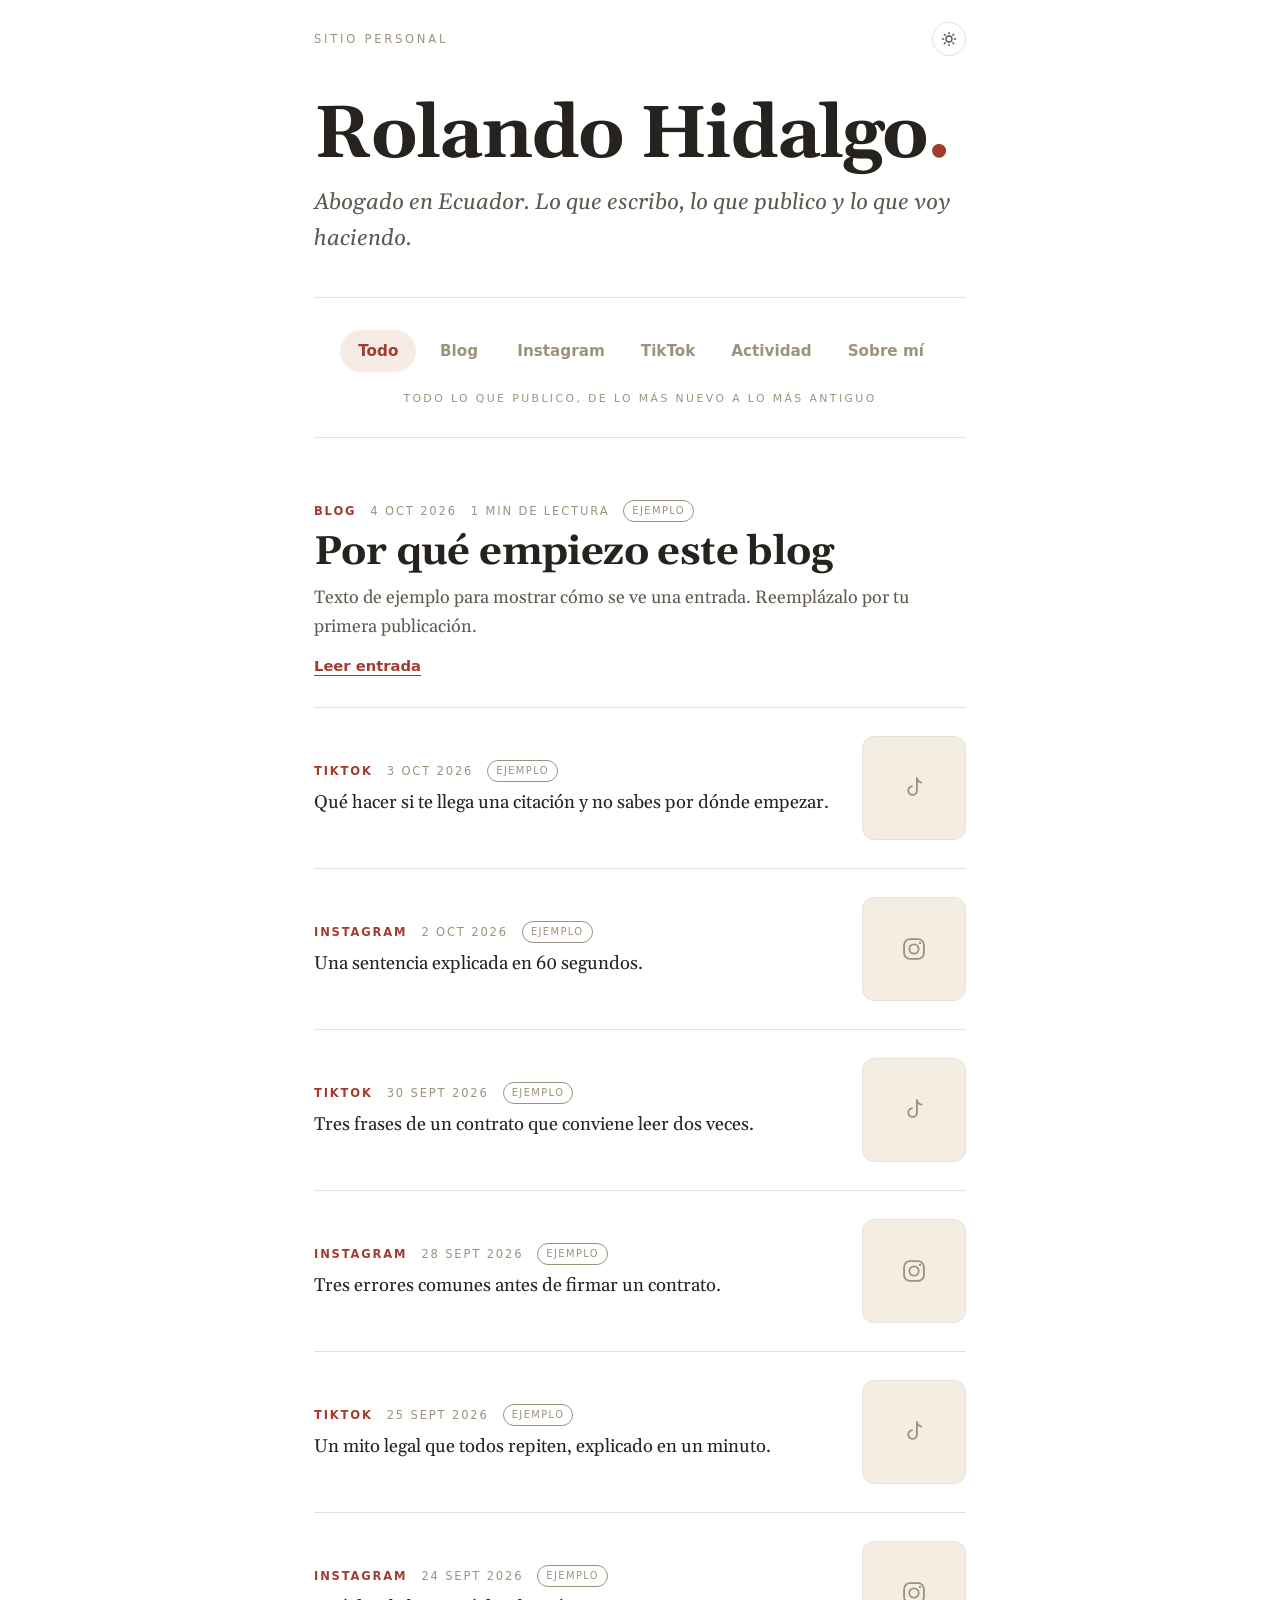
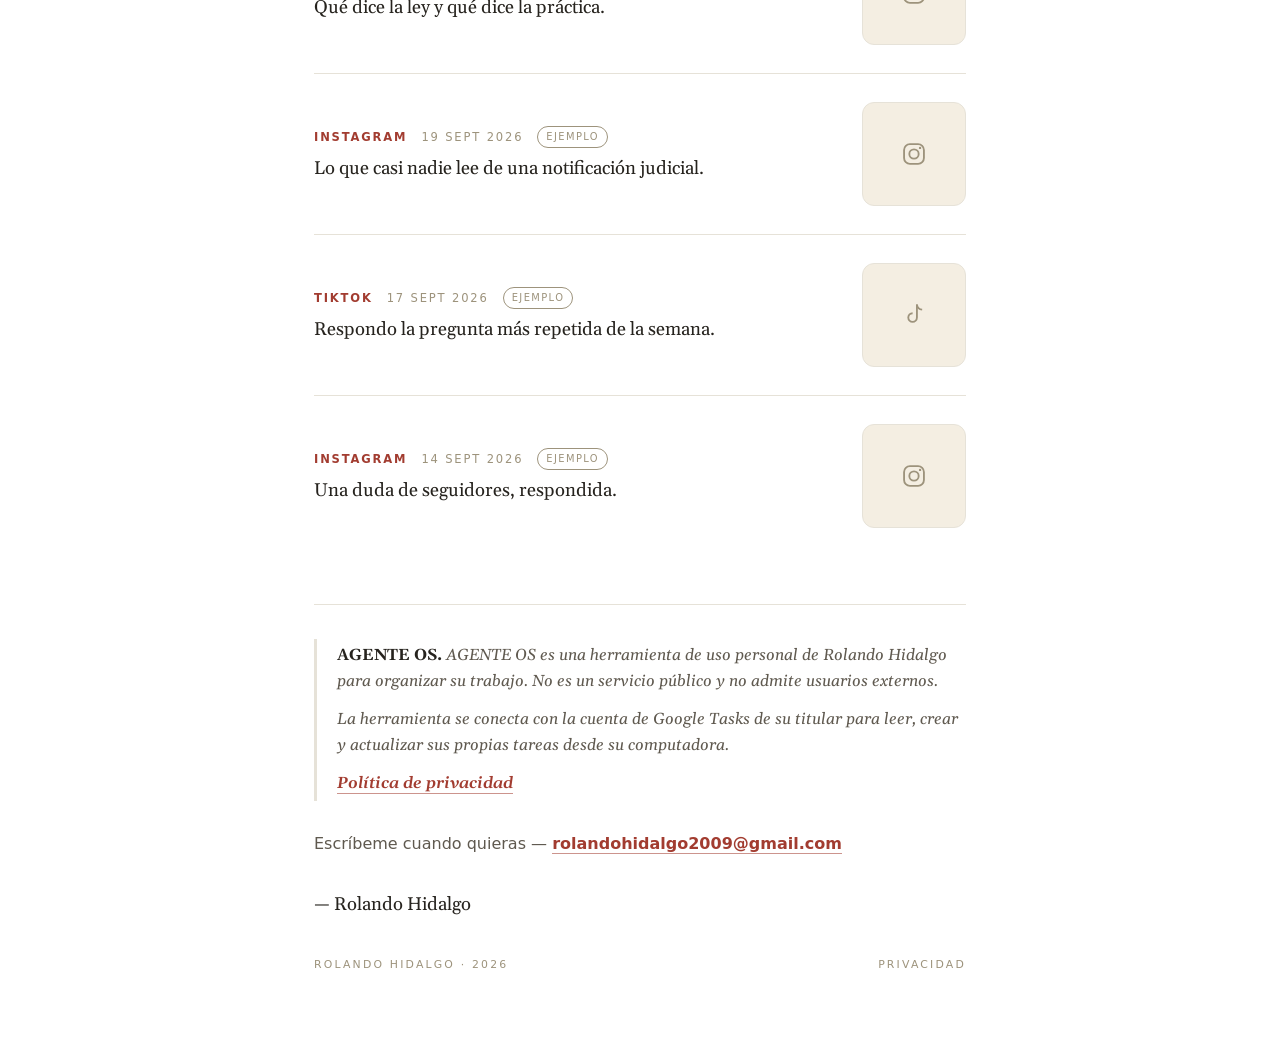
<file: index.html>
<!DOCTYPE html>
<html lang="es">
<head>
<meta charset="utf-8">
<meta name="viewport" content="width=device-width, initial-scale=1">
<title>Rolando Hidalgo</title>
<meta name="description" content="Sitio personal de Rolando Hidalgo, abogado en Ecuador: mi blog, mis publicaciones de Instagram y TikTok, y mi actividad reciente.">
<meta name="theme-color" content="#ffffff">
<meta property="og:title" content="Rolando Hidalgo">
<meta property="og:description" content="Mi blog, mis publicaciones y mi actividad reciente.">
<meta property="og:type" content="website">
<link rel="icon" href="data:image/svg+xml,%3Csvg xmlns=%27http://www.w3.org/2000/svg%27 viewBox=%270 0 32 32%27%3E%3Crect width=%2732%27 height=%2732%27 rx=%278%27 fill=%27%2326231e%27/%3E%3Ctext x=%2715%27 y=%2723%27 font-size=%2722%27 font-family=%27Georgia,serif%27 font-weight=%27700%27 fill=%27%23ffffff%27 text-anchor=%27middle%27%3ER%3C/text%3E%3Ccircle cx=%2725%27 cy=%2723%27 r=%272.6%27 fill=%27%23e0806e%27/%3E%3C/svg%3E">
<link rel="preconnect" href="https://fonts.googleapis.com">
<link rel="preconnect" href="https://fonts.gstatic.com" crossorigin>
<link rel="stylesheet" href="https://fonts.googleapis.com/css2?family=Gelasio:ital,wght@0,400;0,700;1,400&display=swap">
<link rel="stylesheet" href="assets/style.css">
</head>
<body>
<div class="col">
  <div class="topbar">
    <p class="label">Sitio personal</p>
    <button class="theme" id="theme" type="button" aria-label="Cambiar tema claro u oscuro">
      <svg viewBox="0 0 24 24" width="16" height="16" fill="none" stroke="currentColor" stroke-width="2" stroke-linecap="round" aria-hidden="true"><circle cx="12" cy="12" r="4.5"/><path d="M12 2v2M12 20v2M4.9 4.9l1.4 1.4M17.7 17.7l1.4 1.4M2 12h2M20 12h2M4.9 19.1l1.4-1.4M17.7 6.3l1.4-1.4"/></svg>
    </button>
  </div>
  <header class="hero">
    <h1 class="title">Rolando Hidalgo<span class="dot">.</span></h1>
    <p class="tagline">Abogado en Ecuador. Lo que escribo, lo que publico y lo que voy haciendo.</p>
  </header>
</div>

<div class="tabs-sentinel" id="tabs-sentinel" aria-hidden="true"></div>
<div class="tabs-bar" id="tabs-bar">
  <div class="col">
    <div class="tabs-in">
      <nav class="tabs" role="tablist" aria-label="Secciones">
        <div class="track">
        <a class="tab" role="tab" href="#todo" data-view="todo" data-caption="Todo lo que publico, de lo más nuevo a lo más antiguo" aria-selected="true">Todo</a>
        <a class="tab" role="tab" href="#blog" data-view="blog" data-caption="Lo que no cabe en un video" aria-selected="false">Blog</a>
        <a class="tab" role="tab" href="#instagram" data-view="instagram" data-caption="Mis publicaciones, en un solo lugar" aria-selected="false">Instagram</a>
        <a class="tab" role="tab" href="#tiktok" data-view="tiktok" data-caption="Mis videos, en un solo lugar" aria-selected="false">TikTok</a>
        <a class="tab" role="tab" href="#actividad" data-view="actividad" data-caption="Lo más reciente, ordenado por fecha" aria-selected="false">Actividad</a>
        <a class="tab" role="tab" href="#sobre-mi" data-view="sobre-mi" data-caption="Rigor técnico, lenguaje claro" aria-selected="false">Sobre mí</a>
        </div>
      </nav>
      <p class="hint" id="hint" aria-live="polite">Todo lo que publico, de lo más nuevo a lo más antiguo</p>
    </div>
  </div>
</div>

<main class="col">
  <section class="view show" id="v-todo" role="tabpanel" aria-label="Todo">
    <div class="feed" id="all"><p class="empty">Cargando…</p></div>
  </section>

  <section class="view" id="v-blog" role="tabpanel" aria-label="Blog" hidden>
    <div class="feed" id="posts"></div>
  </section>

  <section class="view" id="v-instagram" role="tabpanel" aria-label="Instagram" hidden>
    <a class="link follow-link" id="ig-follow" href="#" target="_blank" rel="noopener noreferrer" hidden></a>
    <div class="grid" id="grid-instagram"></div>
  </section>

  <section class="view" id="v-tiktok" role="tabpanel" aria-label="TikTok" hidden>
    <a class="link follow-link" id="tt-follow" href="#" target="_blank" rel="noopener noreferrer" hidden></a>
    <div class="grid" id="grid-tiktok"></div>
  </section>

  <section class="view" id="v-actividad" role="tabpanel" aria-label="Actividad" hidden>
    <div id="activity"></div>
  </section>

  <section class="view" id="v-sobre-mi" role="tabpanel" aria-label="Sobre mí" hidden>
    <div class="prose">
      <p>Soy abogado y ejerzo en Ecuador. Me interesa entender a fondo la norma, el precedente y el problema real de cada persona antes de opinar.</p>
      <p>Estudio y comento decisiones judiciales, y las convierto en contenido para quien no es abogado. Este sitio reúne todo eso en un solo lugar.</p>
    </div>
    <dl class="facts">
      <div><dt>Profesión</dt><dd>Abogado</dd></div>
      <div><dt>País</dt><dd>Ecuador</dd></div>
      <div><dt>Escribo sobre</dt><dd>Derecho, justicia y leyes</dd></div>
      <div><dt>Idioma</dt><dd>Español</dd></div>
    </dl>
  </section>

  <section class="closing" id="proyecto">
    <hr class="rule" style="margin-bottom:34px">
    <blockquote class="quote">
      <p><strong>AGENTE OS.</strong> AGENTE OS es una herramienta de uso personal de Rolando Hidalgo para organizar su trabajo. No es un servicio público y no admite usuarios externos.</p>
      <p>La herramienta se conecta con la cuenta de Google Tasks de su titular para leer, crear y actualizar sus propias tareas desde su computadora.</p>
      <p><a class="link" href="privacidad.html">Política de privacidad</a></p>
    </blockquote>
    <p class="kind-words" id="contacto">Escríbeme cuando quieras — <a id="mail" href="mailto:rolandohidalgo2009@gmail.com">rolandohidalgo2009@gmail.com</a><span id="socials"></span></p>
    <p class="sign">— Rolando Hidalgo</p>
    <div class="foot-note">
      <span>Rolando Hidalgo · <span id="year">2026</span></span>
      <a href="privacidad.html">Privacidad</a>
    </div>
  </section>
</main>

<script src="assets/main.js"></script>
</body>
</html>
</file>
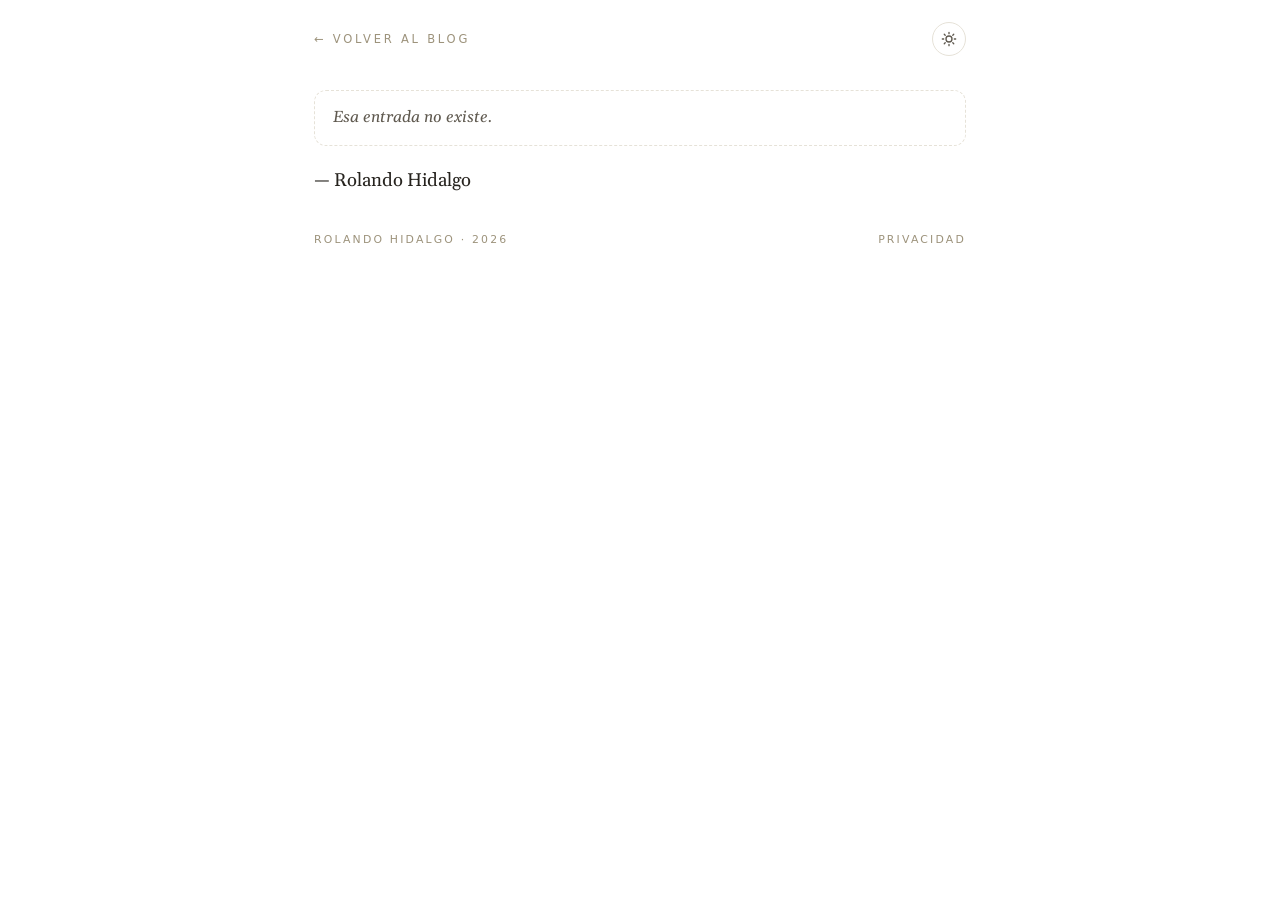
<file: blog.html>
<!DOCTYPE html>
<html lang="es">
<head>
<meta charset="utf-8">
<meta name="viewport" content="width=device-width, initial-scale=1">
<title>Blog — Rolando Hidalgo</title>
<meta name="theme-color" content="#ffffff">
<link rel="icon" href="data:image/svg+xml,%3Csvg xmlns=%27http://www.w3.org/2000/svg%27 viewBox=%270 0 32 32%27%3E%3Crect width=%2732%27 height=%2732%27 rx=%278%27 fill=%27%2326231e%27/%3E%3Ctext x=%2715%27 y=%2723%27 font-size=%2722%27 font-family=%27Georgia,serif%27 font-weight=%27700%27 fill=%27%23ffffff%27 text-anchor=%27middle%27%3ER%3C/text%3E%3Ccircle cx=%2725%27 cy=%2723%27 r=%272.6%27 fill=%27%23e0806e%27/%3E%3C/svg%3E">
<link rel="preconnect" href="https://fonts.googleapis.com">
<link rel="preconnect" href="https://fonts.gstatic.com" crossorigin>
<link rel="stylesheet" href="https://fonts.googleapis.com/css2?family=Gelasio:ital,wght@0,400;0,700;1,400&display=swap">
<link rel="stylesheet" href="assets/style.css">
</head>
<body>
<div class="col">
  <div class="topbar">
    <a class="label" href="index.html#blog">← Volver al blog</a>
    <button class="theme" id="theme" type="button" aria-label="Cambiar tema claro u oscuro">
      <svg viewBox="0 0 24 24" width="16" height="16" fill="none" stroke="currentColor" stroke-width="2" stroke-linecap="round" aria-hidden="true"><circle cx="12" cy="12" r="4.5"/><path d="M12 2v2M12 20v2M4.9 4.9l1.4 1.4M17.7 17.7l1.4 1.4M2 12h2M20 12h2M4.9 19.1l1.4-1.4M17.7 6.3l1.4-1.4"/></svg>
    </button>
  </div>
  <main class="article" id="article">
    <p class="muted">Cargando entrada…</p>
  </main>
  <p class="sign">— Rolando Hidalgo</p>
  <div class="foot-note">
      <span>Rolando Hidalgo · <span id="year">2026</span></span>
      <a href="privacidad.html">Privacidad</a>
    </div>
</div>
<script src="assets/main.js"></script>
<script src="assets/blog.js"></script>
</body>
</html>
</file>
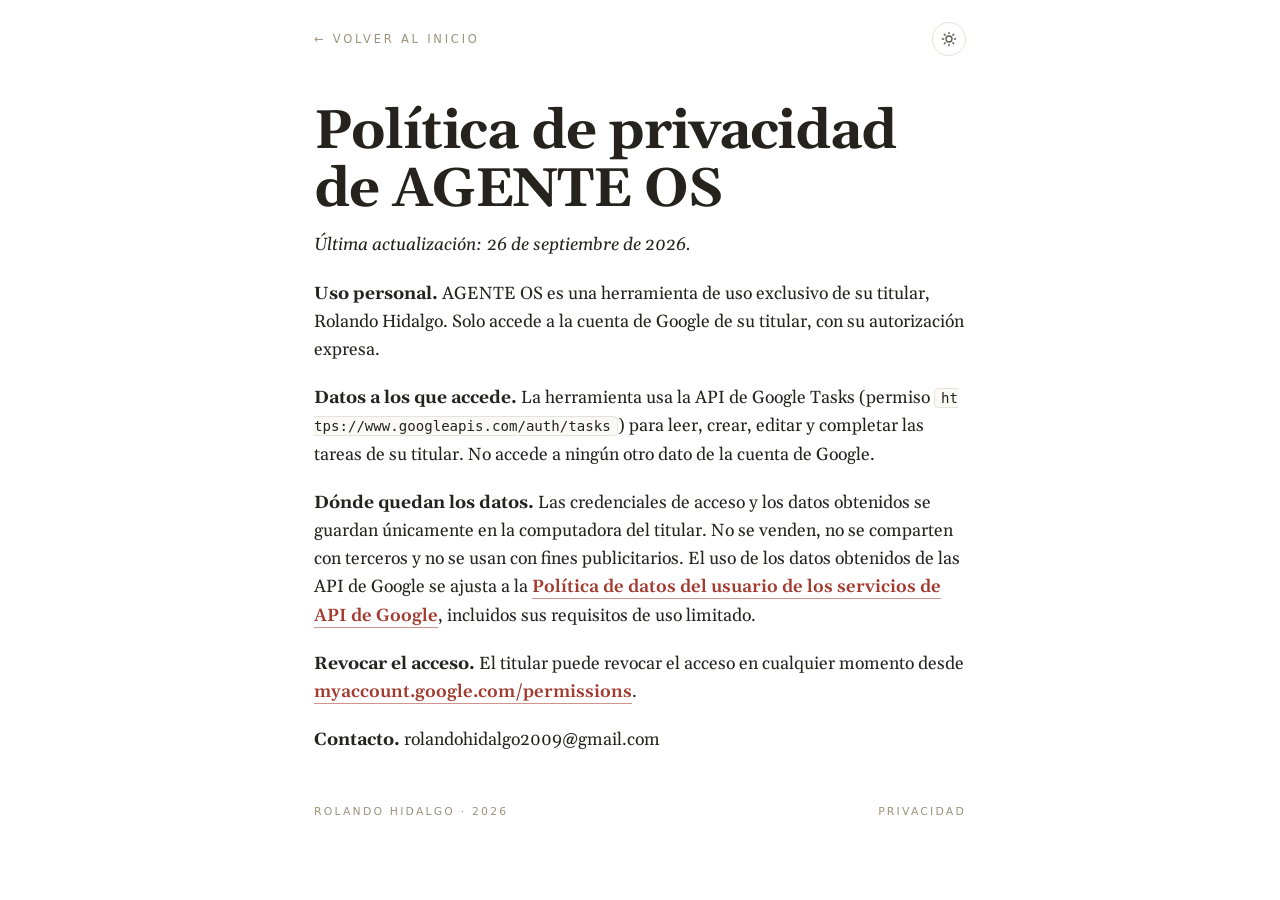
<file: privacidad.html>
<!DOCTYPE html>
<html lang="es">
<head>
<meta charset="utf-8">
<meta name="viewport" content="width=device-width, initial-scale=1">
<title>Privacidad de AGENTE OS</title>
<meta name="theme-color" content="#ffffff">
<link rel="icon" href="data:image/svg+xml,%3Csvg xmlns=%27http://www.w3.org/2000/svg%27 viewBox=%270 0 32 32%27%3E%3Crect width=%2732%27 height=%2732%27 rx=%278%27 fill=%27%2326231e%27/%3E%3Ctext x=%2715%27 y=%2723%27 font-size=%2722%27 font-family=%27Georgia,serif%27 font-weight=%27700%27 fill=%27%23ffffff%27 text-anchor=%27middle%27%3ER%3C/text%3E%3Ccircle cx=%2725%27 cy=%2723%27 r=%272.6%27 fill=%27%23e0806e%27/%3E%3C/svg%3E">
<link rel="preconnect" href="https://fonts.googleapis.com">
<link rel="preconnect" href="https://fonts.gstatic.com" crossorigin>
<link rel="stylesheet" href="https://fonts.googleapis.com/css2?family=Gelasio:ital,wght@0,400;0,700;1,400&display=swap">
<link rel="stylesheet" href="assets/style.css">
</head>
<body>
<div class="col">
  <div class="topbar">
    <a class="label" href="index.html">← Volver al inicio</a>
    <button class="theme" id="theme" type="button" aria-label="Cambiar tema claro u oscuro">
      <svg viewBox="0 0 24 24" width="16" height="16" fill="none" stroke="currentColor" stroke-width="2" stroke-linecap="round" aria-hidden="true"><circle cx="12" cy="12" r="4.5"/><path d="M12 2v2M12 20v2M4.9 4.9l1.4 1.4M17.7 17.7l1.4 1.4M2 12h2M20 12h2M4.9 19.1l1.4-1.4M17.7 6.3l1.4-1.4"/></svg>
    </button>
  </div>
  <main class="doc">
<h1>Política de privacidad de AGENTE OS</h1>
<p><em>Última actualización: 26 de septiembre de 2026.</em></p>

<p><strong>Uso personal.</strong> AGENTE OS es una herramienta de uso exclusivo de su titular, Rolando Hidalgo. Solo accede a la cuenta de Google de su titular, con su autorización expresa.</p>

<p><strong>Datos a los que accede.</strong> La herramienta usa la API de Google Tasks (permiso <code>https://www.googleapis.com/auth/tasks</code>) para leer, crear, editar y completar las tareas de su titular. No accede a ningún otro dato de la cuenta de Google.</p>

<p><strong>Dónde quedan los datos.</strong> Las credenciales de acceso y los datos obtenidos se guardan únicamente en la computadora del titular. No se venden, no se comparten con terceros y no se usan con fines publicitarios. El uso de los datos obtenidos de las API de Google se ajusta a la <a href="https://developers.google.com/terms/api-services-user-data-policy">Política de datos del usuario de los servicios de API de Google</a>, incluidos sus requisitos de uso limitado.</p>

<p><strong>Revocar el acceso.</strong> El titular puede revocar el acceso en cualquier momento desde <a href="https://myaccount.google.com/permissions">myaccount.google.com/permissions</a>.</p>

<p><strong>Contacto.</strong> rolandohidalgo2009@gmail.com</p>
  </main>
  <div class="foot-note">
      <span>Rolando Hidalgo · <span id="year">2026</span></span>
      <a href="privacidad.html">Privacidad</a>
    </div>
</div>
<script src="assets/main.js"></script>
</body>
</html>
</file>
<file: assets/style.css>
/* Layout: una sola columna angosta y centrada (estilo carta). Arriba el nombre,
   debajo píldoras que cambian la vista (Todo, Blog, Instagram, Actividad, Sobre mí),
   y al final un bloque fijo con el proyecto AGENTE OS, el contacto y la firma. */
:root {
  --bg: #ffffff;
  --bg2: #ffffff;
  --card: #faf9f6;
  --ink: #26231e;
  --muted: #5f594f;
  --tan: #9d937c;
  --rule: #e6e2d8;
  --accent: #a23c30;
  --accent-ink: #ffffff;
  --pill: #f7ebe6;
  --t1: #f4eee2;
  --t2: #f5e4dd;
  --t3: #ecebdf;
  --t4: #eee8ee;
  --col: 700px;
  --ease: cubic-bezier(.22, .8, .24, 1);
  --serif: Georgia, Gelasio, "Times New Roman", serif;
  --sans: "Segoe UI", system-ui, -apple-system, Roboto, "Helvetica Neue", sans-serif;
}
:root[data-theme="dark"] {
  --bg: #1b1815;
  --bg2: #14120f;
  --card: #211d19;
  --ink: #efe9de;
  --muted: #b3ab9b;
  --tan: #8c8472;
  --rule: #342f27;
  --accent: #e0806e;
  --accent-ink: #1b1815;
  --pill: #3a2622;
  --t1: #2a241c;
  --t2: #33231f;
  --t3: #25271d;
  --t4: #2b2330;
  color-scheme: dark;
}
@view-transition { navigation: auto; }

* { box-sizing: border-box; }
html { scroll-behavior: smooth; }
body {
  margin: 0;
  min-height: 100vh;
  font-family: var(--serif);
  background-color: var(--bg);
  background-image: linear-gradient(180deg, var(--bg) 0, var(--bg2) 100%);
  color: var(--ink);
  line-height: 1.6;
  -webkit-font-smoothing: antialiased;
  overflow-x: clip;
}
a { color: inherit; text-decoration: none; }
:focus-visible { outline: 2px solid var(--accent); outline-offset: 3px; border-radius: 4px; }
.col { max-width: var(--col); margin: 0 auto; padding-inline: 24px; }
.muted { color: var(--muted); }

/* barra superior y portada */
.topbar { display: flex; align-items: center; justify-content: space-between; gap: 12px; padding-block: 22px 0; }
.label, .eyebrow { font-family: var(--sans); font-size: .72rem; letter-spacing: .24em; text-transform: uppercase; color: var(--tan); margin: 0; }
a.label:hover { color: var(--accent); }
.theme { background: none; border: 1px solid var(--rule); color: var(--muted); width: 34px; height: 34px; border-radius: 50%; display: grid; place-items: center; cursor: pointer; transition: color .2s, border-color .2s; }
.theme:hover { color: var(--accent); border-color: var(--accent); }
.hero { padding-block: 28px 40px; }
.title { font-size: clamp(2.7rem, 10vw, 4.6rem); line-height: 1.02; letter-spacing: -.025em; margin: 14px 0 12px; font-weight: 700; text-wrap: balance; }
.title .dot { color: var(--accent); }
.tagline { font-style: italic; font-size: clamp(1.15rem, 3vw, 1.4rem); color: var(--muted); margin: 0; }
.rule { border: 0; border-top: 1px solid var(--rule); margin: 0; }

/* píldoras: líneas finas arriba y abajo, píldoras centradas con desvanecido en ambos bordes y leyenda debajo */
.tabs-sentinel { height: 1px; margin-top: -1px; }
.tabs-bar { position: sticky; top: 0; z-index: 20; padding-top: env(safe-area-inset-top, 0px); background: color-mix(in srgb, var(--bg) 92%, transparent); backdrop-filter: blur(12px); -webkit-backdrop-filter: blur(12px); }
.tabs-in { border-top: 1px solid var(--rule); border-bottom: 1px solid var(--rule); padding-block: 30px 30px; transition: padding .35s var(--ease), border-color .35s; }
.tabs { position: relative; overflow-x: auto; scrollbar-width: none; padding-block: 2px; -webkit-mask-image: linear-gradient(90deg, transparent, #000 34px, #000 calc(100% - 34px), transparent); mask-image: linear-gradient(90deg, transparent, #000 34px, #000 calc(100% - 34px), transparent); }
.tabs::-webkit-scrollbar { display: none; }
.tab { flex: none; font-family: var(--sans); font-weight: 600; font-size: .95rem; padding: 9px 18px; border-radius: 999px; color: var(--tan); white-space: nowrap; transition: color .2s, background .25s var(--ease); }
.track { display: flex; gap: 4px; width: max-content; }
.track::before, .track::after { content: ""; flex: 0 0 calc(var(--tabs-w, 600px) / 2); }
/* Rueda (escritorio con mouse): cada opción ocupa una zona fija y la pista gira para centrar la que está bajo el puntero */
.tabs.wheel { overflow: hidden; -webkit-mask-image: linear-gradient(90deg, transparent, #000 24px, #000 calc(100% - 24px), transparent); mask-image: linear-gradient(90deg, transparent, #000 24px, #000 calc(100% - 24px), transparent); }
.tabs.wheel .track { display: grid; grid-auto-flow: column; grid-auto-columns: 1fr; gap: 0; width: 100%; padding-inline: 24px; transition: transform .55s var(--ease); }
.tabs.wheel .track::before, .tabs.wheel .track::after { display: none; }
.tabs.wheel .tab { justify-self: center; }
.tab.peek { color: var(--ink); background: color-mix(in srgb, var(--pill) 50%, transparent); }
.tab:hover { color: var(--ink); }
.tab[aria-selected="true"] { background: var(--pill); color: var(--accent); }
.hint { font-family: var(--sans); font-size: .68rem; letter-spacing: .22em; text-transform: uppercase; color: var(--tan); text-align: center; margin: 16px 0 0; max-height: 24px; overflow: hidden; transition: max-height .35s var(--ease), margin .35s var(--ease), opacity .18s; }
.hint.swap { opacity: 0; }
.tabs-bar.stuck .tabs-in { padding-block: 8px; border-top-color: transparent; }
.tabs-bar.stuck .hint { max-height: 0; margin-top: 0; opacity: 0; }

/* vistas */
.view { padding-block: 34px 8px; }
.view[hidden] { display: none; }
.view.show { animation: fade .45s var(--ease); }
@keyframes fade { from { opacity: 0; transform: translateY(10px); } to { opacity: 1; transform: none; } }
.view.show .item, .view.show .tile, .view.show .row { animation: rise .6s var(--ease) both; animation-delay: calc(var(--i, 0) * 55ms); }
@keyframes rise { from { opacity: 0; transform: translateY(16px); } to { opacity: 1; transform: none; } }
.empty { padding: 22px; border: 1px dashed var(--rule); border-radius: 12px; color: var(--muted); font-style: italic; margin: 0; }

.meta { display: flex; flex-wrap: wrap; align-items: center; gap: 6px 14px; margin: 0 0 8px; font-family: var(--sans); font-size: .72rem; letter-spacing: .16em; text-transform: uppercase; color: var(--tan); }
.meta .kind { color: var(--accent); font-weight: 600; }
.chip { font-family: var(--sans); font-size: .62rem; letter-spacing: .14em; text-transform: uppercase; padding: 2px 8px; border-radius: 999px; border: 1px solid currentColor; color: var(--tan); }

/* enlace para seguir en cada red */
.follow-link:not([hidden]) { display: inline-block; margin: 0 0 22px; font-family: var(--sans); font-size: .95rem; }

/* feed: entradas del blog y publicaciones */
.feed { display: flex; flex-direction: column; }
.item { display: block; padding-block: 28px; border-bottom: 1px solid var(--rule); }
.item:last-child { border-bottom: 0; }
.item.blog h3 { font-size: clamp(1.5rem, 4.4vw, 1.95rem); line-height: 1.15; letter-spacing: -.015em; margin: 0 0 8px; font-weight: 700; text-wrap: balance; transition: color .2s; }
.item.blog.lead h3 { font-size: clamp(1.9rem, 6vw, 2.5rem); }
.item.blog .sum { margin: 0 0 12px; font-size: 1.12rem; color: var(--muted); max-width: 56ch; }
.go { font-family: var(--sans); font-size: .92rem; font-weight: 600; color: var(--accent); border-bottom: 1.5px solid var(--accent); padding-bottom: 1px; }
a.item:hover h3 { color: var(--accent); }
.item.ig { display: grid; grid-template-columns: 1fr 104px; gap: 20px; align-items: center; }
.item.ig .cap { margin: 0; font-size: 1.15rem; line-height: 1.4; }
.thumb { position: relative; width: 104px; aspect-ratio: 1; border-radius: 12px; overflow: hidden; background: var(--t1); border: 1px solid var(--rule); display: grid; place-items: center; color: var(--tan); transition: transform .4s var(--ease); }
a.item.ig:hover .thumb { transform: rotate(-3deg) scale(1.04); }
.thumb img { position: absolute; inset: 0; width: 100%; height: 100%; object-fit: cover; }
.thumb svg { width: 28px; height: 28px; }

/* Instagram: cuadrícula */
.grid { display: grid; grid-template-columns: repeat(auto-fill, minmax(190px, 1fr)); gap: 14px; }
.tile { position: relative; aspect-ratio: 4 / 5; border-radius: 14px; overflow: hidden; display: flex; flex-direction: column; justify-content: space-between; padding: 16px; background: var(--t1); border: 1px solid var(--rule); isolation: isolate; transition: transform .4s var(--ease), box-shadow .4s var(--ease); }
.tile:nth-child(4n+2) { background: var(--t2); }
.tile:nth-child(4n+3) { background: var(--t3); }
.tile:nth-child(4n+4) { background: var(--t4); }
a.tile:hover, div.tile:hover { transform: translateY(-5px); box-shadow: 0 22px 36px -26px rgba(60, 40, 20, .5); }
.tile img { position: absolute; inset: 0; width: 100%; height: 100%; object-fit: cover; z-index: -1; }
.tile.has-img { color: #fff; }
.tile.has-img::after { content: ""; position: absolute; inset: 0; z-index: -1; background: linear-gradient(to top, rgba(0,0,0,.7), transparent 60%); }
.tile .cap { margin: 0; font-size: 1.05rem; line-height: 1.3; font-weight: 700; text-wrap: balance; }
.tile .foot { display: flex; justify-content: space-between; gap: 8px; font-family: var(--sans); font-size: .68rem; letter-spacing: .12em; text-transform: uppercase; opacity: .75; }
.tile .top { min-height: 18px; }

/* actividad */
.row { display: grid; grid-template-columns: 112px 1fr; gap: 6px 18px; padding-block: 18px; border-bottom: 1px solid var(--rule); }
.row:last-child { border-bottom: 0; }
.row time { font-family: var(--sans); font-size: .72rem; letter-spacing: .14em; text-transform: uppercase; color: var(--tan); padding-top: 5px; }
.row p { margin: 0; }
.row .kind { font-family: var(--sans); font-size: .68rem; letter-spacing: .16em; text-transform: uppercase; color: var(--accent); font-weight: 600; display: block; margin-bottom: 2px; }
.row a.go { margin-left: 10px; white-space: nowrap; }

/* sobre mí */
.prose p { margin: 0 0 1.1em; font-size: 1.2rem; line-height: 1.7; }
.facts { margin: 28px 0 0; padding: 0; border-top: 1px solid var(--rule); }
.facts div { display: grid; grid-template-columns: 120px 1fr; gap: 12px; padding: 12px 0; border-bottom: 1px solid var(--rule); }
.facts dt { font-family: var(--sans); font-size: .7rem; letter-spacing: .18em; text-transform: uppercase; color: var(--tan); padding-top: 4px; }
.facts dd { margin: 0; }

/* bloque final: proyecto, contacto, firma */
.closing { padding-block: 40px 20px; }
.quote { margin: 0 0 30px; padding: 4px 0 4px 20px; border-left: 3px solid var(--rule); color: var(--muted); font-style: italic; }
.quote strong { color: var(--ink); font-style: normal; }
.quote p { margin: 0 0 .8em; }
.quote p:last-child { margin: 0; }
.kind-words { font-family: var(--sans); color: var(--muted); margin: 0 0 34px; font-size: 1rem; }
.link, .kind-words a { color: var(--accent); font-weight: 600; border-bottom: 1.5px solid color-mix(in srgb, var(--accent) 55%, transparent); transition: border-color .2s; }
.link:hover, .kind-words a:hover { border-color: var(--accent); }
.sep { margin-inline: .6em; color: var(--tan); }
.sign { font-size: 1.15rem; margin: 0 0 28px; }
.foot-note { font-family: var(--sans); font-size: .68rem; letter-spacing: .2em; text-transform: uppercase; color: var(--tan); padding-block: 8px 48px; display: flex; flex-wrap: wrap; gap: 6px 18px; justify-content: space-between; }
.foot-note a:hover { color: var(--accent); }

/* lectura: entradas del blog y política de privacidad */
.article { padding-block: 34px 20px; }
.article h1, .doc h1 { font-size: clamp(2.2rem, 7.5vw, 3.4rem); line-height: 1.06; letter-spacing: -.02em; margin: 14px 0 12px; font-weight: 700; text-wrap: balance; }
.byline { display: flex; flex-wrap: wrap; gap: 6px 16px; align-items: center; font-family: var(--sans); font-size: .72rem; letter-spacing: .16em; text-transform: uppercase; color: var(--tan); padding-bottom: 26px; border-bottom: 1px solid var(--rule); margin-bottom: 34px; }
.md { font-size: clamp(1.12rem, 2.4vw, 1.25rem); line-height: 1.75; }
.md p { margin: 0 0 1.25em; }
.md h2 { font-size: 1.65rem; line-height: 1.2; margin: 2em 0 .6em; font-weight: 700; }
.md h3 { font-size: 1.28rem; margin: 1.8em 0 .5em; font-weight: 700; }
.md a, .doc a:not(.btn) { color: var(--accent); font-weight: 600; border-bottom: 1.5px solid color-mix(in srgb, var(--accent) 55%, transparent); }
.md a:hover, .doc a:not(.btn):hover { border-color: var(--accent); }
.md ul, .md ol { margin: 0 0 1.25em; padding-left: 1.4em; }
.md li { margin-bottom: .4em; }
.md blockquote { margin: 1.6em 0; padding: 4px 0 4px 20px; border-left: 3px solid var(--rule); color: var(--muted); font-style: italic; }
.md code, .doc code { font-family: ui-monospace, "SF Mono", Menlo, monospace; font-size: .8em; background: var(--card); border: 1px solid var(--rule); border-radius: 5px; padding: 1px 6px; word-break: break-all; }
.md hr { border: 0; border-top: 1px solid var(--rule); margin: 2em 0; }
.doc { padding-block: 34px 20px; }
.doc p { margin: 0 0 1.15em; font-size: 1.1rem; }
.notice { margin: 0; padding: 14px 18px; border: 1px dashed var(--rule); border-radius: 12px; color: var(--muted); font-style: italic; }
.btn { display: inline-block; font-family: var(--sans); font-weight: 600; font-size: .9rem; padding: 9px 18px; border-radius: 999px; border: 1px solid var(--rule); color: var(--ink); transition: border-color .2s, color .2s; }
.btn:hover { border-color: var(--accent); color: var(--accent); }

@media (max-width: 560px) {
  .item.ig { grid-template-columns: 1fr 84px; gap: 14px; }
  .thumb { width: 84px; }
  .row { grid-template-columns: 1fr; }
  .grid { grid-template-columns: repeat(2, 1fr); gap: 10px; }
  .tile { padding: 12px; }
  .tile .cap { font-size: .95rem; }
  .facts div { grid-template-columns: 1fr; gap: 2px; }
}
@media (prefers-reduced-motion: reduce) {
  html { scroll-behavior: auto; }
  .view.show, .view.show .item, .view.show .tile, .view.show .row { animation: none; }
  @view-transition { navigation: none; }
}
</file>
